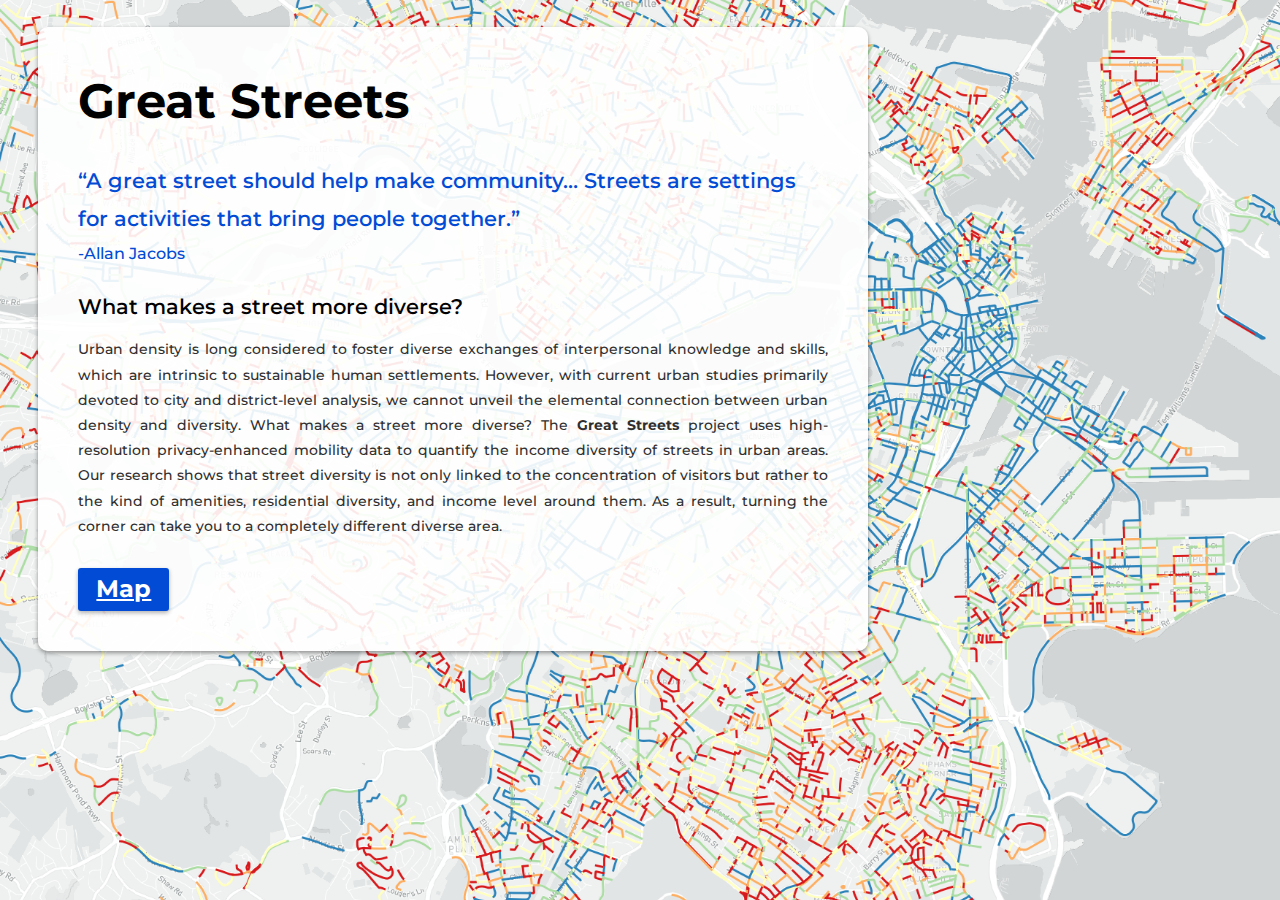
<file: index.html>
<!DOCTYPE html>
<html lang="en" dir="ltr">
    <head>
        <meta charset="utf-8">
        <title>Great Streets</title>
        <!-- <script src="javascript/home.js"></script> -->
        <link rel="stylesheet" href="css/home.css">
        <link href="https://fonts.googleapis.com/css2?family=Montserrat:wght@400;700&display=swap" rel="stylesheet">
        <meta name="viewport" content="width=device-width, initial-scale=1.0">

    </head>
    <body>
        <!-- <video autoplay muted loop id="bgVideo">
            <source src="assets/Homepage_background_15s.mp4" type="video/mp4">
        </video> -->
        <!-- <img class="background" src="./assets/img/boston_1.png" width="100%"> -->

        <div class="content">
            <h1>Great Streets</h1>
            <!-- <h1>of Urban Streets</h1> -->
            <h2><span style = "color:#024bd4; line-height: 38px;">“A great street should help make community… 
                Streets are settings for activities that bring people together.”</span> 
                <br>
                <span style = "text-align:left; color:#024bd4; font-size: 16px; font-weight: 500;">-Allan Jacobs</span>
                <br><br>
                <span>What makes a street more diverse?</span></h2>
            <p>
                Urban density is long considered to foster diverse exchanges of interpersonal knowledge and skills, 
                which are intrinsic to sustainable human settlements. 
                However, with current urban studies primarily devoted to city and district-level analysis, 
                we cannot unveil the elemental connection between urban density and diversity. 
                What makes a street more diverse? The <strong>Great Streets</strong> project uses high-resolution privacy-enhanced mobility data to quantify 
                the income diversity of streets in urban areas. Our research shows that street diversity is not only linked to the 
                concentration of visitors but rather to the kind of amenities, residential diversity, and income level around them. As a result, turning the corner can take you to a completely different diverse area. 
                <br>
            </p>
            <button type="button" id="popup_btn1" class="popup_btn"><a id="map_text" href="html/maps.html">Map</a></button>
            

        </div>

    </body>
</html>
</file>
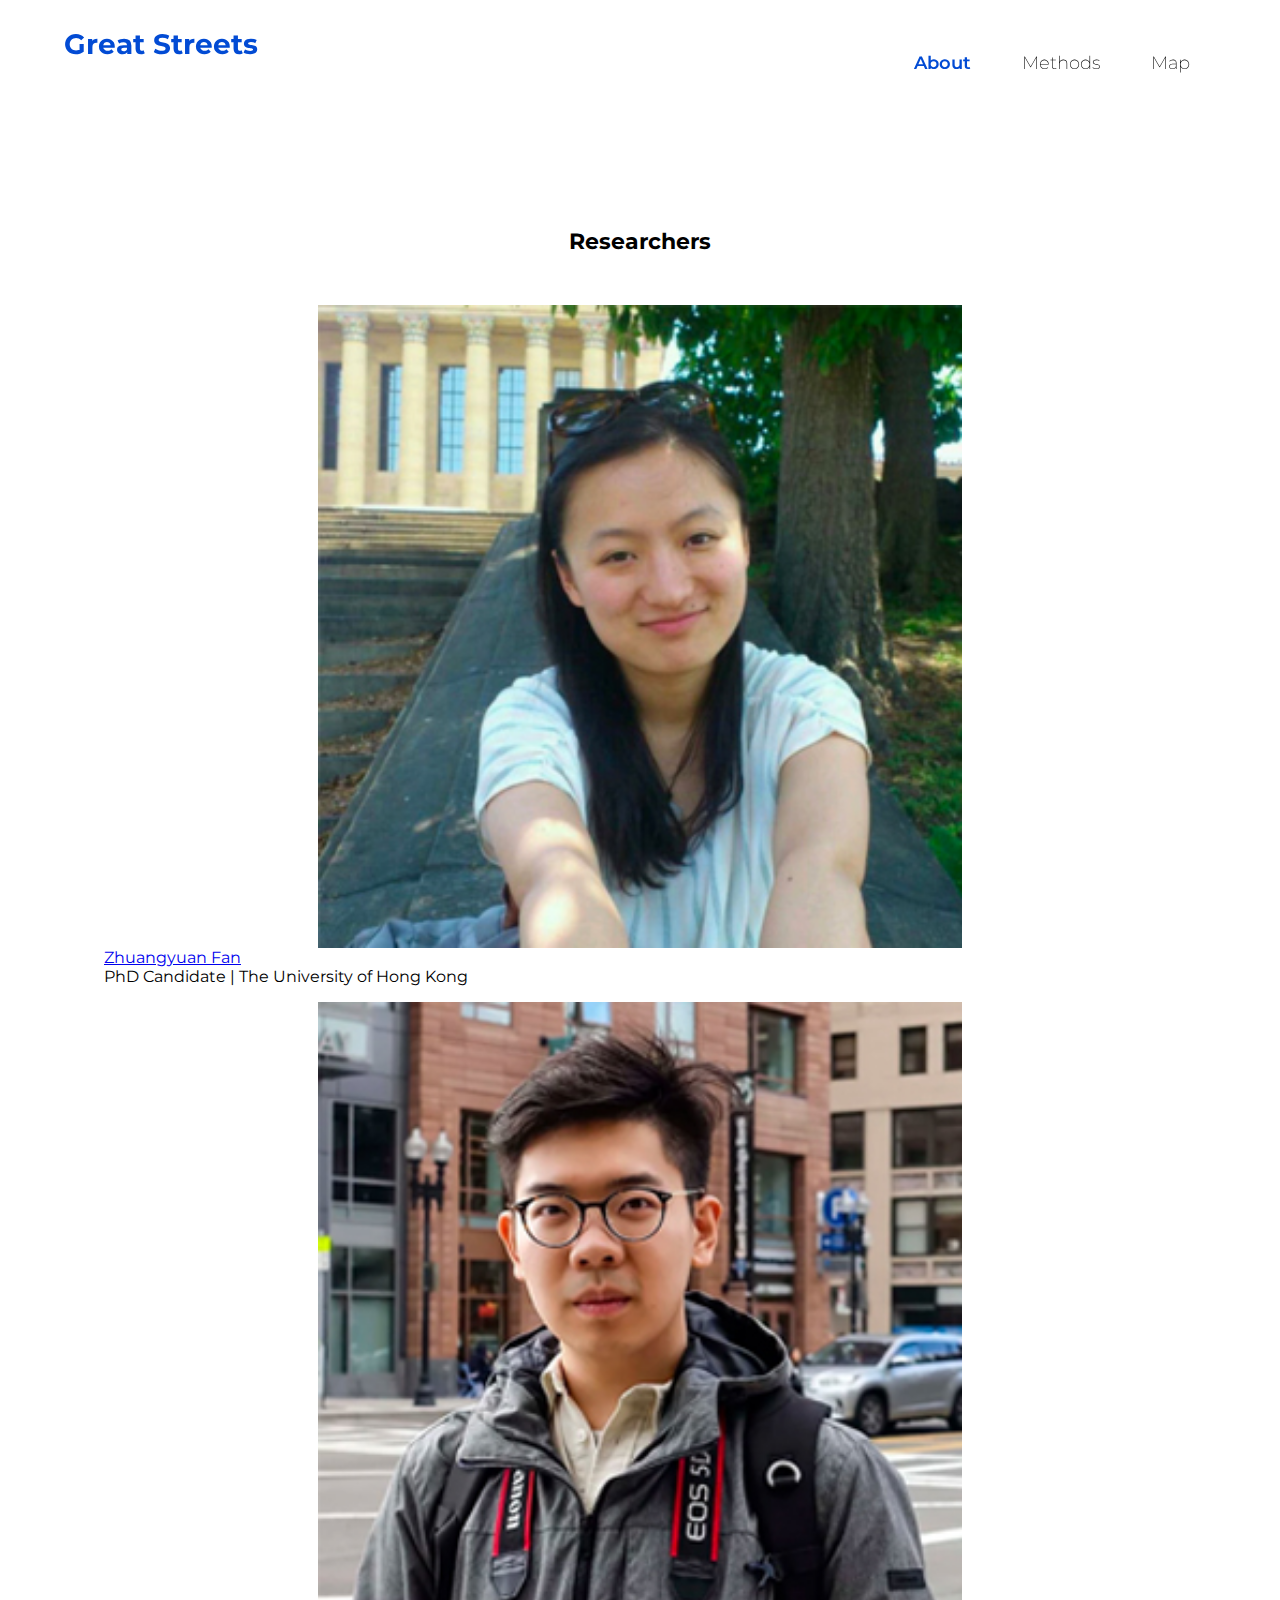
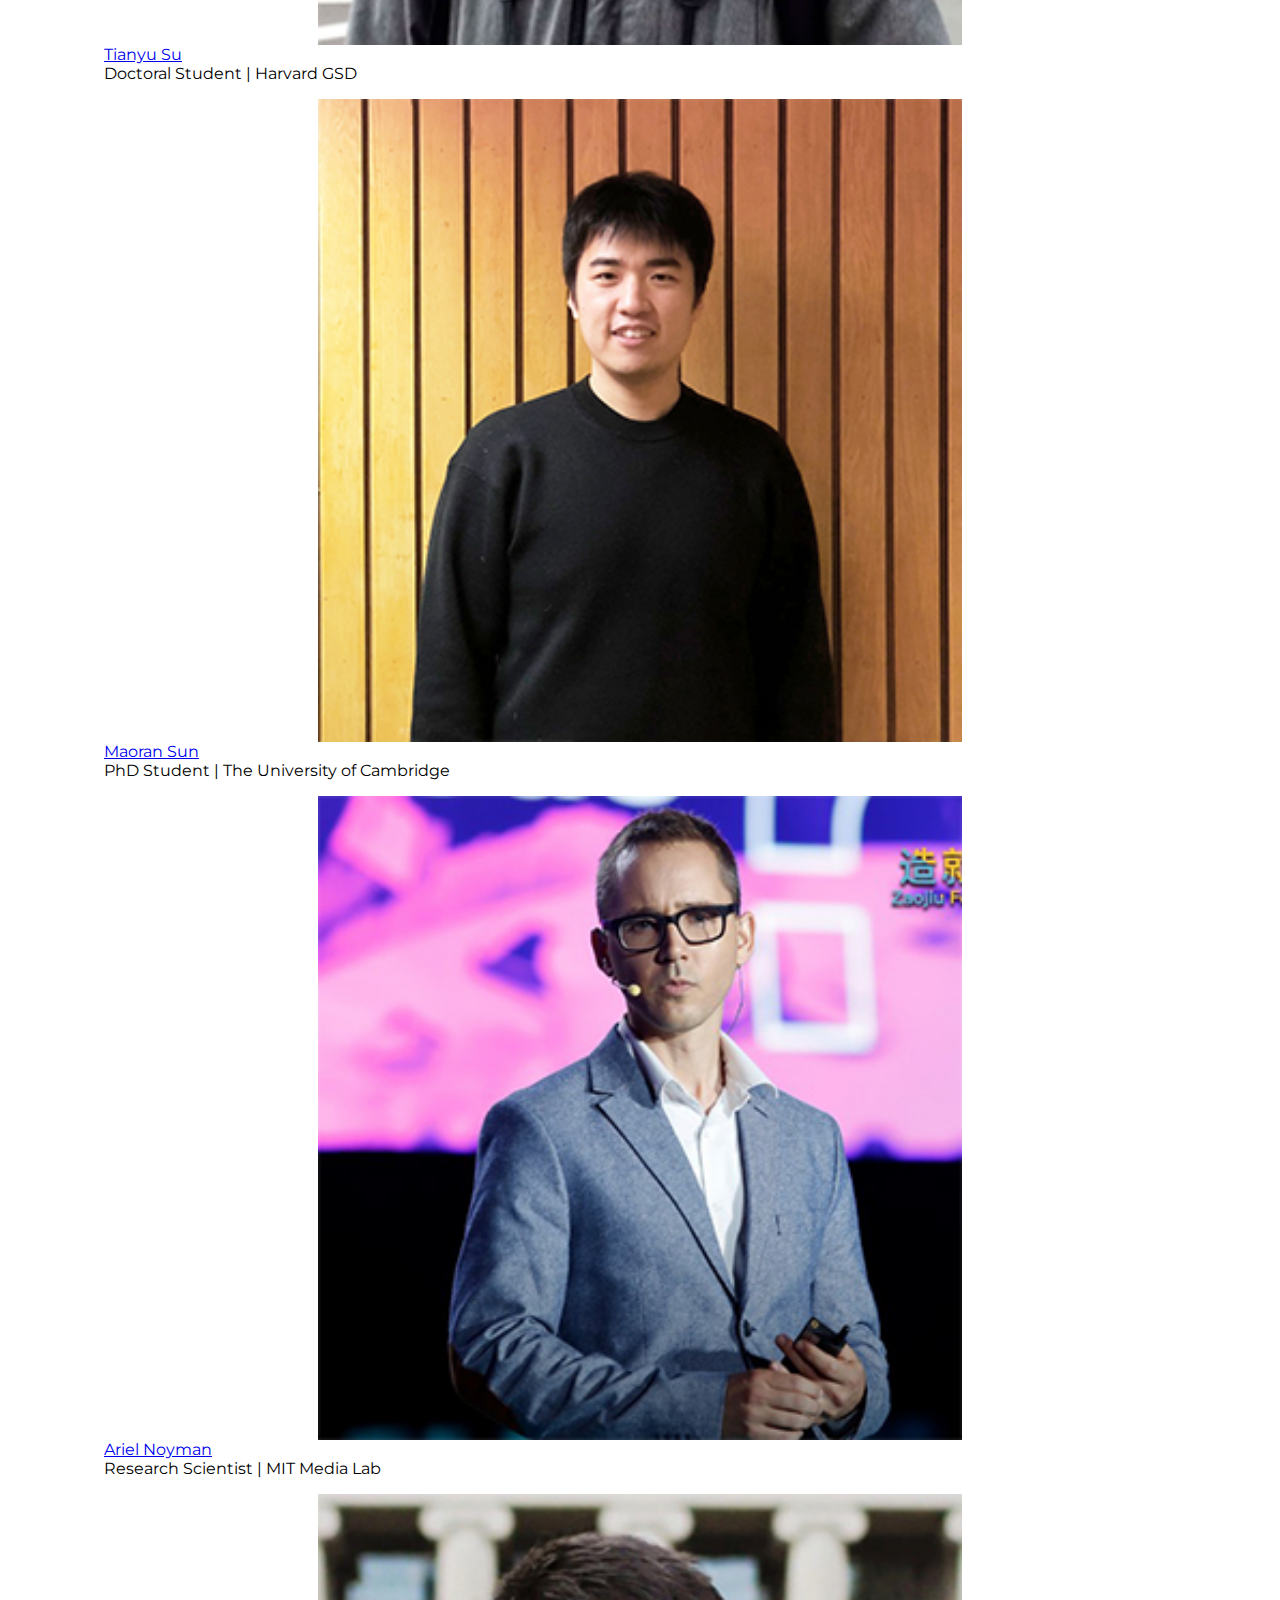
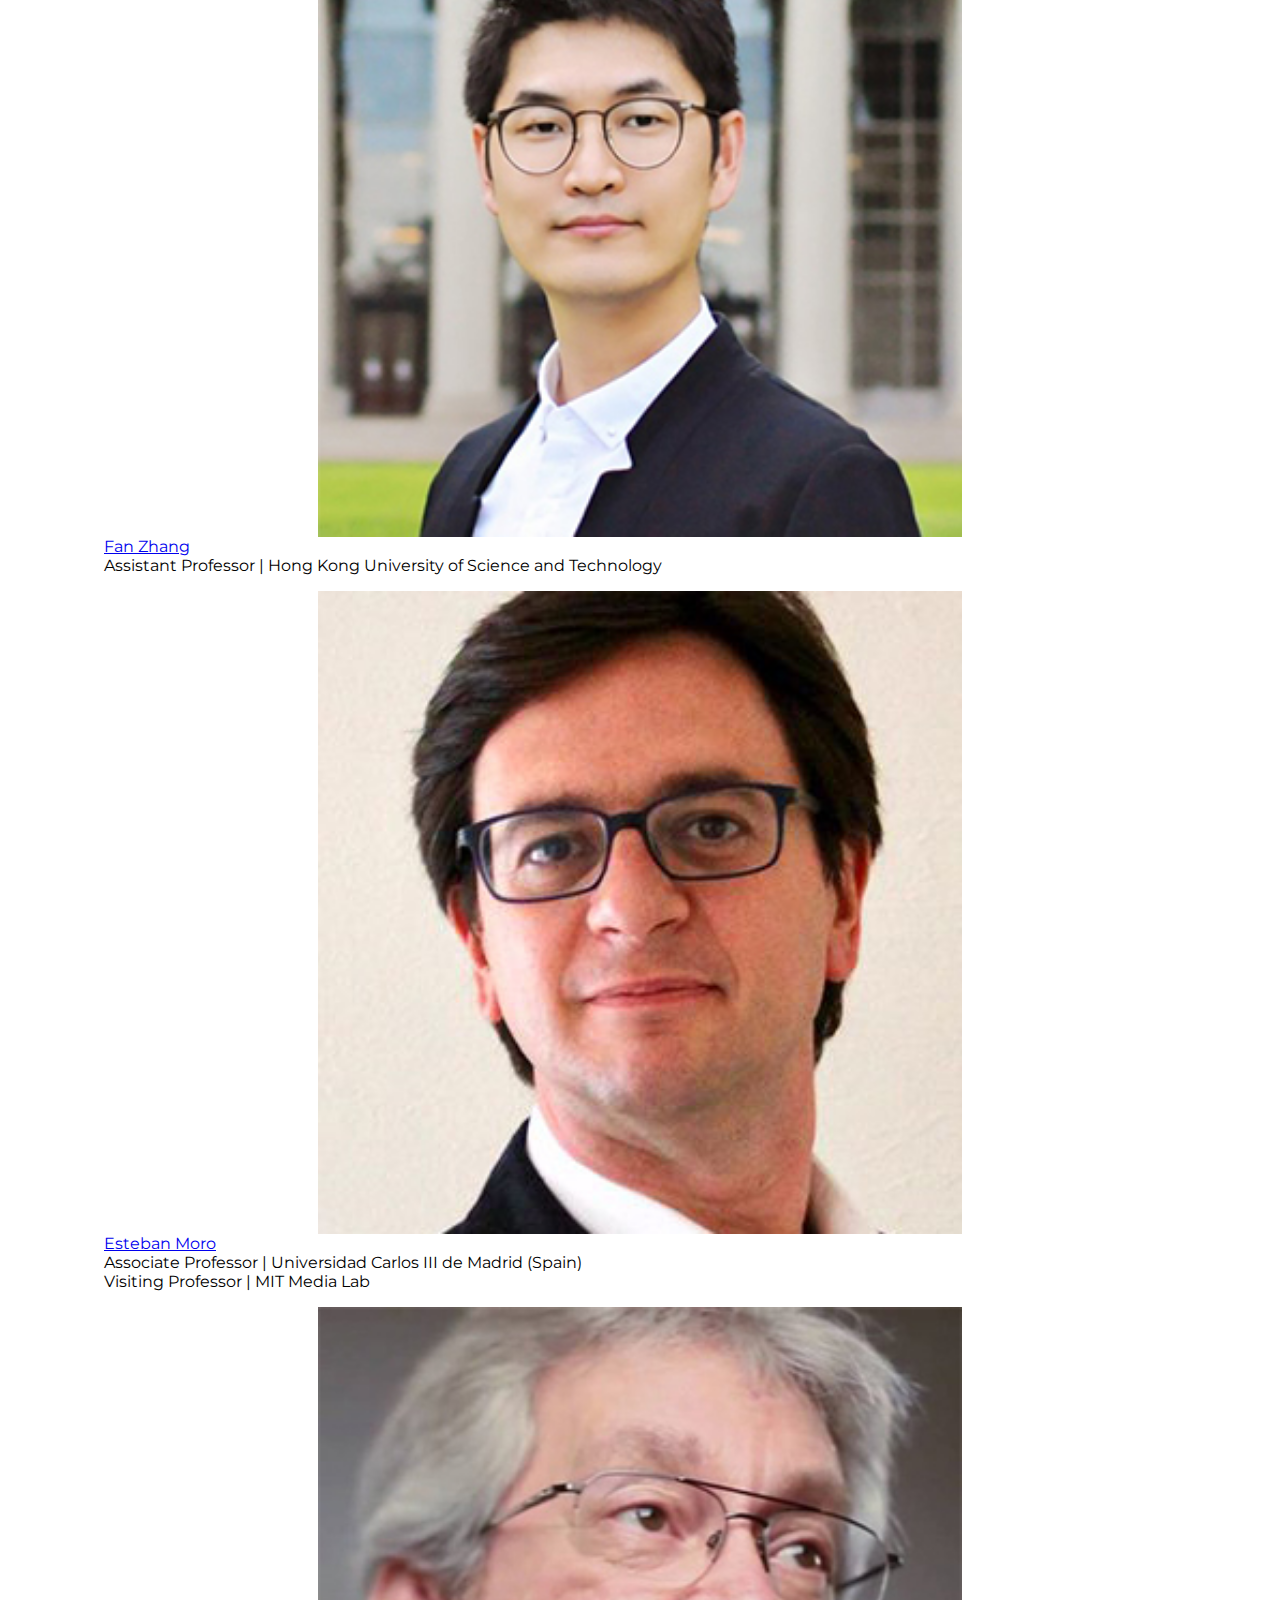
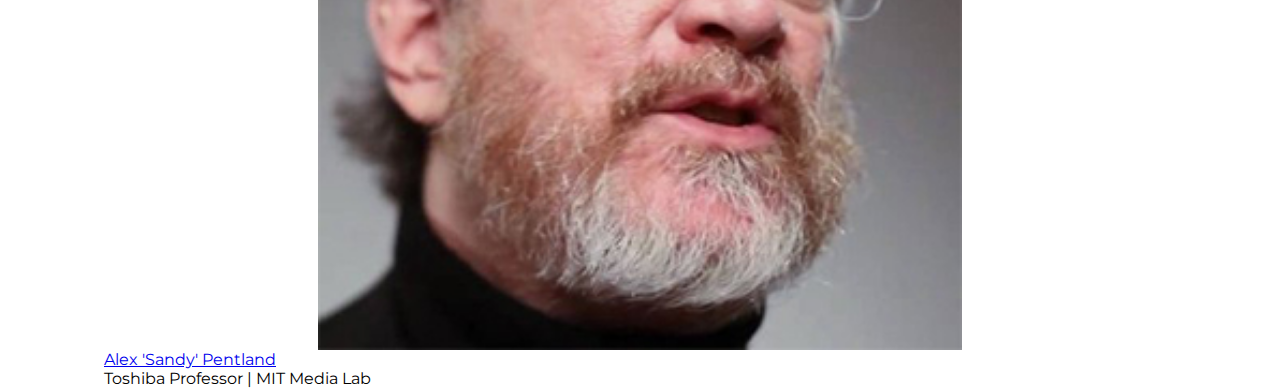
<file: html/about.html>
<!DOCTYPE html>
<html lang="en" dir="ltr">
    <head>
        <meta charset="utf-8">
        <title>Great Streets</title>
        
        <link href="https://fonts.googleapis.com/css2?family=Montserrat:wght@400;700&display=swap" rel="stylesheet">
        <link rel="stylesheet" href="https://cdn.jsdelivr.net/npm/bootstrap@4.5.3/dist/css/bootstrap.min.css" integrity="sha384-TX8t27EcRE3e/ihU7zmQxVncDAy5uIKz4rEkgIXeMed4M0jlfIDPvg6uqKI2xXr2" crossorigin="anonymous">
        <link rel="stylesheet" href="../css/about.css">
        <meta name="viewport" content="width=device-width, initial-scale=1.0">
    </head>

    <body class="as-app-body hide-help-button" data-gr-c-s-loaded="true">
        <div class="header">
            <a class="logo" href="../index.html" style = "color:#024bd4">
                Great Streets
            </a>
            <nav>
                <ul>
                    <li>
                        <a href="maps.html" class="navi" id="map">Map</a>
                    </li>
                    <li>
                        <a href="methods.html" class="navi" id="methods">Methods</a>
                    </li>
                    <li>
                        <a href="about.html" class="navi" id="about">About</a>
                    </li>
                </ul>
            </nav>
        </div>

        <div class="container">
            <h2 style="margin-bottom:50px">Researchers</h2>

            <div class="row justify-content-md-center">
                <div class="col-sm-3">
                    <figure class="figure">
                        <img src="../assets/img/yuan.jpg" class="figure-img img-fluid rounded" alt="Zhuangyuan Fan">
                        <a href="https://www.zhuangyuanfan.com/">
                            <figcaption class="figure-caption text-center"><u>Zhuangyuan Fan</u></figcaption>
                        </a>
                        <figcaption class="figure-caption text-center">PhD Candidate | The University of Hong Kong </figcaption>
                    </figure>
                    <!-- <img src="../assets/img/3.png">
                    <p id="name1" class="names">Zhuangyuan Fan</p> -->
                </div>

                <div class="col-sm-3">
                    <figure class="figure">
                        <img src="../assets/img/tianyu.jpg" class="figure-img img-fluid rounded" alt="Tianyu Su">
                        <a href="https://www.tianyu-su.city/">
                            <figcaption class="figure-caption text-center"><u>Tianyu Su</u></figcaption>
                        </a>
                        
                        <figcaption class="figure-caption text-center">Doctoral Student | Harvard GSD</figcaption>
                    </figure>
                </div>

                <div class="col-sm-3">
                    <figure class="figure">
                        <img src="../assets/img/maoran.jpg" class="figure-img img-fluid rounded" alt="Maoran Sun">
                        <a href="https://www.maoran.io/">
                            <figcaption class="figure-caption text-center"><u>Maoran Sun</u></figcaption>
                        </a>
                        <figcaption class="figure-caption text-center">PhD Student | The University of Cambridge</figcaption>
                    </figure>
                </div>

                
            </div>


            <div class="row justify-content-md-center">
                <div class="col-sm-3">
                    <figure class="figure">
                        <img src="../assets/img/ariel.jpg" class="figure-img img-fluid rounded" alt="Ariel Noyman">
                        <a href="https://www.arielnoyman.com/">
                            <figcaption class="figure-caption text-center"><u>Ariel Noyman</u></figcaption>
                        </a>
                        
                        <figcaption class="figure-caption text-center">Research Scientist | MIT Media Lab</figcaption>
                    </figure>
                </div>

                <div class="col-sm-3">
                    <figure class="figure">
                        <img src="../assets/img/fan.jpg" class="figure-img img-fluid rounded" alt="Fan Zhang">
                        <a href="https://www.ce.ust.hk/people/fan-zhang-zhangfan">
                            <figcaption class="figure-caption text-center">Fan Zhang</figcaption>
                        </a>
                        <figcaption class="figure-caption text-center">Assistant Professor | Hong Kong University of Science and Technology</figcaption>
                    </figure>
                </div>
                
            </div>

            <div class="row justify-content-md-center">
                <div class="col-sm-3">
                    <figure class="figure">
                        <img src="../assets/img/esteban.jpg" class="figure-img img-fluid rounded" alt="Esteban Moro">
                        <a href="http://estebanmoro.org/">
                            <figcaption class="figure-caption text-center"><u>Esteban Moro</u></figcaption>
                        </a>
                        <figcaption class="figure-caption text-center">Associate Professor | Universidad Carlos III de Madrid (Spain)</figcaption>
                        <figcaption class="figure-caption text-center">Visiting Professor | MIT Media Lab</figcaption>
                    </figure>
                </div>

                <div class="col-sm-3">
                    <figure class="figure">
                        <img src="../assets/img/sandy.jpg" class="figure-img img-fluid rounded" alt="Alex 'Sandy' Pentland">
                        <a href="https://www.media.mit.edu/people/sandy/overview/">
                            <figcaption class="figure-caption text-center">Alex 'Sandy' Pentland</figcaption>
                        </a>
                        <figcaption class="figure-caption text-center">Toshiba Professor | MIT Media Lab</figcaption>
                    </figure>
                </div>
                
            </div>


            <!-- <div class="row intro_row">
                <div class="column img_name">
                    <a href="https://www.linkedin.com/in/zhuangyuan-fan/" target="_blank">
                        <img src="../assets/img/LI-In-Bug.png" class="linkedin">
                    </a>
                    <p id="name1" class="intro" href>MCP 20', MIT<br>Ph.D. Candidate <br>The University of Hong Kong</p>

                </div>

                <div class="column img_name">
                    <a href="https://www.linkedin.com/in/tianyu-su/" target="_blank">
                        <img src="../assets/img/LI-In-Bug.png" class="linkedin">
                    </a>
                    <p id="name2" class="intro" href>MCP 20', MIT<br>Doctor of Design, Havard GSD</p>
                </div>

                <div class="column img_name">
                    <a href="https://www.linkedin.com/in/maoran-sun-320382aa/en-us" target="_blank">
                        <img src="../assets/img/LI-In-Bug.png" class="linkedin">
                    </a>
                    <p id="name3" class="intro">MAUD & MDes 20', Harvard GSD<br>Ph.D. Candidate, University of Cambridge</p>
                </div>
            </div> -->
        </div>

        <!-- <div class="content_advisor">

            <div class="column_advisor">
                <p id="name2" class="names">Esteban Moro</p>
            </div>

            <div class="column_advisor">
                <p id="name2" class="names">Alex 'Sandy' Pentland</p>
            </div>

        </div> -->

        <!-- <div class="content_advisor">
            <div class="column_advisor">
                <p id="name_advisor">Associate Professor, Universidad Carlos III de Madrid (Spain)<br>
                    Visiting Professor, The Media Lab, MIT<br>
                    Research Scientist, SSRC<br></p>
            </div>
            <div class="column_advisor">
                <p id="name_advisor">Professor, The Media Lab, MIT</p>
            </div>
            
            
        </div> -->

    </body>
</html>
</file>
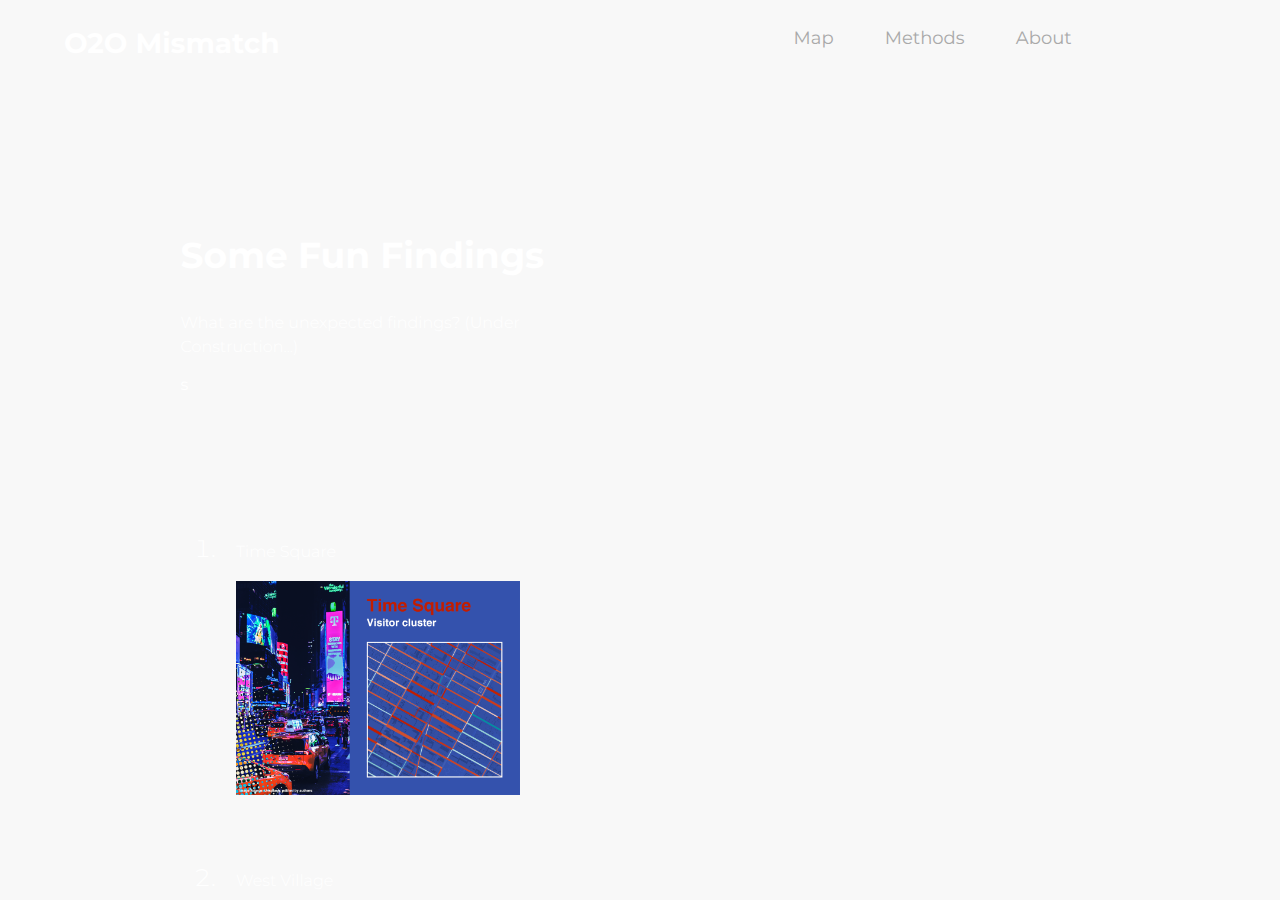
<file: html/funfact.html>
<!DOCTYPE html>
<html lang="en" dir="ltr">
    <head>
        <meta charset="utf-8">
        <title>Map-O2O Mismatch</title>
        <link rel="stylesheet" href="../css/funfact.css">
        <link href="https://fonts.googleapis.com/css2?family=Montserrat:wght@400;700&display=swap" rel="stylesheet">
        <style>

        </style>
    </head>
    <body class="as-app-body hide-help-button" data-gr-c-s-loaded="true">
        <div class="as-app">
        <div class="header">
            <a class="logo" href="../index.html">
                O2O Mismatch
            </a>
            <nav>
                <ul>
                    <li>
                        <a href="maps.html" class="navi" id="map">Map</a>
                    </li>
                    <li>
                        <a href="methods.html" class="navi" id="methods">Methods</a>
                    </li>
                    <!-- <li>
                        <a href="funfact.html" class="navi" id="funfacts">Fun Facts</a>
                    </li> -->
                    <li>
                        <a href="about.html" class="navi" id="about">About</a>
                    </li>
                </ul>
                </ul>
            </nav>
        </div>

        <div id="methods-lightbox" class="section-lightbox js-lightbox is-active">
            <div class="section-content method-section">
                <div class="heading">
                    <h1>Some Fun Findings</h1>
                    <p>What are the unexpected findings? (Under Construction...)</p>
s
                </div>
                <ol>
                    <li>
                        <p>Time Square</p>
                        <img class="figure" src="../assets/img/time square.png" width="80%">
                    </li>
                        

                    <li><p>West Village</p>
                    <img class="figure" src="../assets/img/west village.png" width="80%">

                    </li>

                    <li><p>Korean Town</p>
                        <p>W 32 ST <br>
                                <h3>Number of Online Stores: 30<br>
                                    Number of Offline Stores: 87<br>
                                    Average Online Stars: 3.68<br>
                                    Total Yelp Review: 13,602<br>
                                    Diversity Score: 47.2%</h3>

                        </p>
                        <img class="figure" src="../assets/img/koreatown.png" width="80%">

                    </li>

                    

                </ol>
            </div>
            </div>
        </div>





    </body>
</html>
</file>
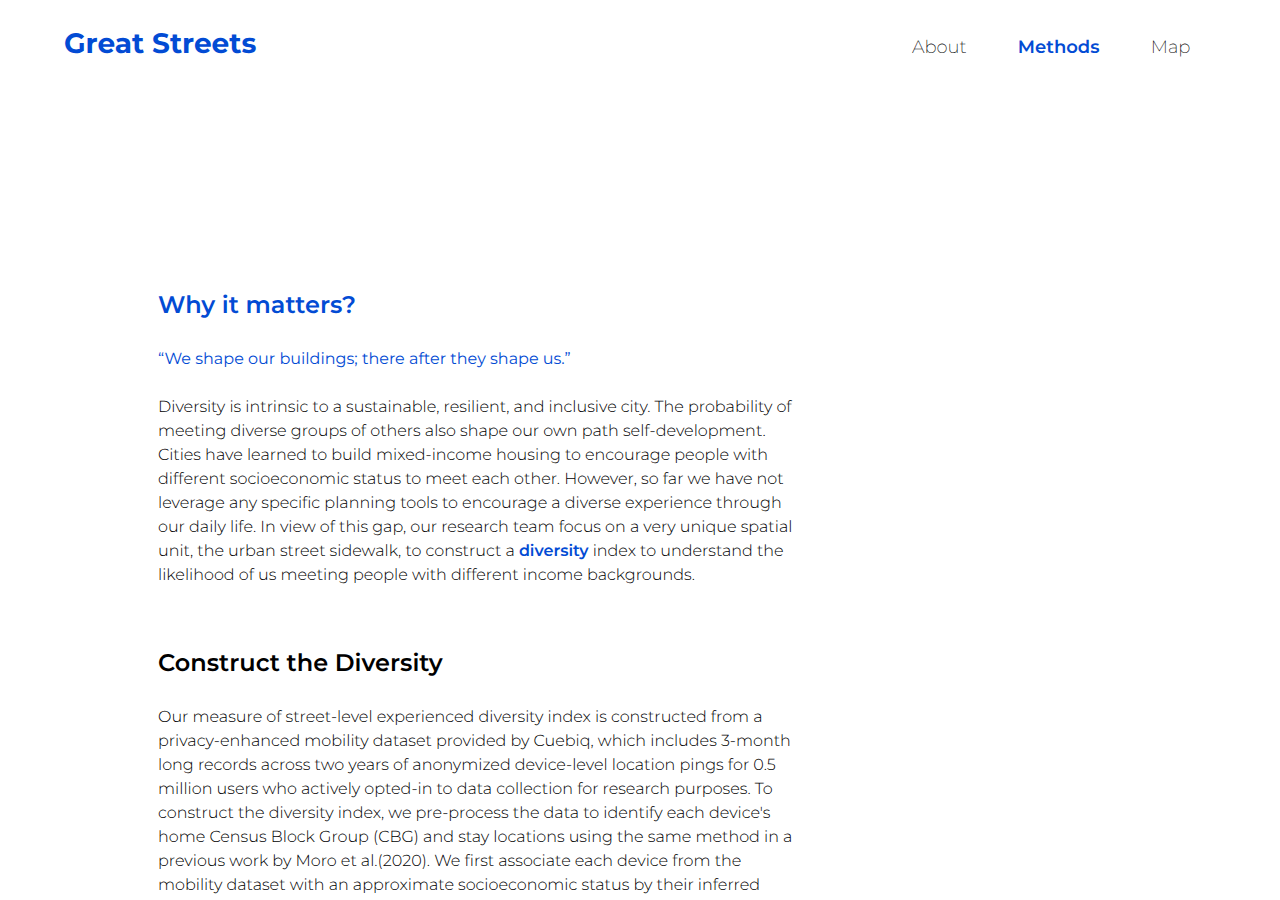
<file: html/methods.html>
<!DOCTYPE html>
<html lang="en" dir="ltr">
    <head>
        <meta charset="utf-8">
        <title>Urban Street ESM</title>
        <link href="https://fonts.googleapis.com/css2?family=Montserrat:wght@400;700&display=swap" rel="stylesheet">
        <link rel="stylesheet" href="https://cdn.jsdelivr.net/npm/bootstrap@4.5.3/dist/css/bootstrap.min.css" integrity="sha384-TX8t27EcRE3e/ihU7zmQxVncDAy5uIKz4rEkgIXeMed4M0jlfIDPvg6uqKI2xXr2" crossorigin="anonymous">
        <link rel="stylesheet" href="../css/methods.css">
        <meta name="viewport" content="width=device-width, initial-scale=1.0">
        
        <style>

        </style>
    </head>
    <body class="as-app-body hide-help-button" data-gr-c-s-loaded="true">
  
        <div class="header">
            <a class="logo" href="../index.html" style = "color:#024bd4">
                Great Streets
            </a>
            <nav>
                <ul>
                    <li>
                        <a href="maps.html" class="navi" id="map">Map</a>
                    </li>
                    <li>
                        <a href="methods.html" class="navi" id="methods">Methods</a>
                    </li>
                    <li>
                        <a href="about.html" class="navi" id="about">About</a>
                    </li>
                </ul>
                </ul>
            </nav>
        </div>

        <div id="methods-lightbox" class="section-lightbox js-lightbox is-active">
            <div class="section-content method-section">

                
                        <h2 style = "color:#024bd4">Why it matters?</h2>
                        <p><strong style = "color:#024bd4">“We shape our buildings; there after they shape us.” </strong>
                            <br>
                            <br>
                            Diversity is intrinsic to a sustainable, resilient, and inclusive city. The probability of meeting diverse groups
                             of others also shape our own path self-development. Cities have learned to build mixed-income housing to encourage 
                             people with different socioeconomic status to meet each other. However, so far we have not leverage any specific planning 
                             tools to encourage a diverse experience through our daily life. In view of this gap, our research team focus on a very 
                             unique spatial unit, the urban street sidewalk, to construct a <strong style = "color:#024bd4; font-weight: 600;">diversity</strong> index 
                             to understand the likelihood of us meeting people with different income backgrounds.
                            
            
                            <!-- <iframe width="900" height="700" frameborder="0" scrolling= "no" src="bubble.html"> </iframe>
                            
                            <iframe width="900" height="700" frameborder="0" scrolling= "no" src="review_visit.html"> </iframe> -->
                        </p>
                

                  
                        <h2>Construct the Diversity</h2>
                        <p> Our measure of street-level experienced diversity index is constructed from a privacy-enhanced mobility dataset 
                            provided by Cuebiq, which includes 3-month long records across two years of anonymized device-level location 
                            pings for 0.5 million users who actively opted-in to data collection for research purposes. 
                            To construct the diversity index, we pre-process the data to identify each device's home Census Block Group (CBG) and 
                            stay locations using the same method in a previous work by Moro et al.(2020). 
                            We first associate each device from the mobility dataset with an approximate socioeconomic status by their 
                            inferred home CBG. Each individual's home CBG is obtained from their most commonly visited location between 
                            10 pm to 6 am. Then all individuals are grouped into four quantiles of income groups according 
                            to their home CBG's median household income's relation to the metropolitan area distribution of median household 
                            income. We then extract visits an individual made to a given street segment for at least 5 minutes 
                            but a maximum of two hours. This is to prioritize sidewalk activities that have the potential for meaningful 
                            interaction among pedestrians. Activities such as visiting cafes, restaurants, parks, or simply resting along 
                            the streets are emphasized.
                            <br>
                            <br>
                            <img class="figure" id = "center" src="../assets/img/construction.png" width="70%">
                            <br>
                            <br>
                            The diversity index is calculated with the proportion of total time spent at that street by each income quartile. 
                            It quantifies income diversity from 0 to 1. A street segment that is fully mixed when the total time across 
                            all individuals spent at the street segment is split evenly among the four income quartiles, 
                            while a street segment with 0 value diversity index indicates that the street segment is only visited by one income group. 
                            </p>
                            

                     
                    
                 
                        <h2>Acknowledgement</h2>
                        <p>We would like to thank Cuebiq who kindly provided us with the mobility data set for this research through their Data for Good program.
                        </p>

                        <h2>Additional Source</h2>
                        <p>Read paper <a href="https://doi.org/10.48550/arXiv.2209.07041">here</a>.<br>
                            Code available <a href="https://github.com/brookefzy/social-mixing-street">here</a>.
                        </p>
                 

  
            
        </div>

        <!-- <div class="content">
            <div class="title">
                <h1>Methods</h1>
                <h2>How do we calculate Online Offline Mismatch Index?<br></h2>
            </div>
            <ol>
                <li>
                    <h2>Data </h2>
                    <p>Our annoymous mobility data contains visits from </p>
                </li>
                <li>
                    <h2>Estimating how many people visit a place</h2>
                    <iframe width="600" height="600" frameborder="0" scrolling= "no" src="coefficients.html"> </iframe>
                </li>

                <li>
                    <h2>Estimating how many people review a place</h2>

                </li>


            </ol>
        </div> -->



    </body>
</html>
</file>
<file: css/home.css>
body {
    background-image: url('../assets/img/boston_1.png');
    background-repeat: no-repeat;
    background-attachment: fixed;
    background-size: cover;
  }


h1  {
    font-family: "Montserrat", sans-serif;
    color: #010101;
    /* font-weight: Black; */
    font-size: 48px;
    margin-top: 5px;
}

h2 {
    font-family: "Montserrat", sans-serif;
    font-size: 21px;
    font-weight: 550;
    color: #010101;
    position: relative;
    top: 0%;
    line-height: 1.3;
    /* width: 900px; */
}

p   {
    font-family: "Montserrat", sans-serif;
    font-weight: 500;
    font-size: 14px;
    line-height: 1.8;
    text-indent: 0em;
    text-align: justify;
    position: relative;
    color: #2f2f2f;
    top: 0px;
    /* bottom:20px; */
    /* height: 70px; */
    /* width: 720px; */
}

#map_text {
    font-family: "Montserrat", sans-serif;
    font-weight: 700;
    font-size: 24px;

    color: #fff;

    position: relative;
    /* bottom: 20%;
    margin-bottom: 10px; */
}

/* #playBtn {
    position: relative;
    font-size: 18px;
    cursor: pointer;
    top: 60%;
} */

#bgVideo {
    position: fixed;
    right: 0;
    bottom: 0;
    min-width: 100%;
    min-height: 100%;
}

.content {
    position: absolute;
    
    top: 3%;
    left: 3%;
    /* bottom: 8%; */
    /* right: 5%; */
    /* height: 80%; */
    background-color: rgb(255, 255, 255,0.9);
    
    width: 750px;
    max-width:85%;
    padding: 40px;
    /* overflow-y: auto; */
    border-radius: 10px;
    float: left;
    box-shadow: 0px 2px 4px 0px rgba(0,0,0,0.4);

}


.popup_btn {
    display: inline-block;
    /* position:absolute; */
    background-color: #024bd4;
    /* width: %; */
    border: none;
    color: #fff;
    font-size: 1em;
    /* margin-top: 2%; */
    border-radius: 3px;
    padding: 6px;
    padding-left:18px;
    padding-right:18px;
    margin-top: 15px;
    padding-bottom: 8px;
    box-shadow: 0px 2px 4px 0px rgba(0,0,0,0.3);

    /* margin:3px; */
    
}
@media screen and (max-width: 750px) {
    .content {
        top:0%;
        /* bottom:0%; */
        right: 0%;
      left:0%;
      width: 100%; /* The width is 100%, when the viewport is 800px or smaller */
    };
    /* .popup_btn{
        margin-top: 2%;
    } */

  }

.supsub {position: absolute; font-size: 32px;}
.subscript {display:block; position:relative; left:5px; top: 10px; color: #c22e01}
.superscript {display:block; position:relative; left:5px; top: 5px; color: #00939c}
</file>
<file: css/about.css>
html, body {
    height: 100%;
    margin: 0;
}

body {
    background-color: #ffffff;
    /* background-color: Black; */
    margin: 0;
}
/* html {
    overflow: scroll;
} */

.header {
    z-index: 1;
    background-color: #ffffff;
    position: fixed;
    color: #000;
    width: 100%;
    height: 10%;
    top: 0;
    text-decoration: none;
}



.logo {
    font-family: "Montserrat", sans-serif;
    font-weight: 700;
    font-size: 28px;
    text-decoration: none;
    color: #000;
    position: fixed;
    left: 5%;
    top: 3%;
    z-index: 1;
}

nav {
    position: fixed;
    height: 4%;
    top: 4%;
    width: 100%;
    margin-right:0;
  }
  
  ul {
    list-style-type: none;
    height: 100%;
    width: 40%;
    padding: 0;
    margin-right: 5%;
    margin-left: auto;
  }
  
  li {
    float: right;
    text-align: center;
    top: 10%;
    height: 50%;
    padding-left: 5%;
    padding-right: 5%;
  }


  .navi {
    font-family: "Montserrat", sans-serif;
    font-weight: 200;
    font-size: 18px;
    text-decoration: none;
    color: #010101;
  }

#about {
    color: #024bd4;
    font-weight: 600;
}

.container {
    position: relative;
    font-family: "Montserrat", sans-serif;
    /* display: block; */
    margin-left: auto;
    margin-right: auto;
    padding-top: 7%;
    top: 120px;
    /* margin-top: 7%; */
    width: 90%;
    height: 38%;
    /* height: 45%; */
}

.img_row {
    /* height: 53%; */
    overflow: hidden;
}

.text_row {
    overflow: hidden;
    /* display: block; */
    margin-top: 0;
    height: 40px;
}

.intro_row {
    overflow: hidden;
    height: auto;
    /* margin-top: 1%; */


    /* display: inline; */
}

.img_name {
    display: block;
    /* width: 50%; */
    margin-left: auto;
    margin-right: auto;
    text-align: center;
}

.linkedin {
    max-width: 10%;
    height: 0.1%;
    display: inline;
    vertical-align: middle;
}

.intro {
    display: inline;
    /* margin-left: auto;
    margin-right: auto;
    white-space: nowrap; */
    vertical-align: middle;
}

.nidayede {
    display: block;
    width: 100%;
    margin-left: auto;
    margin-right: auto;
}

.content_advisor {
    font-family: "Montserrat", sans-serif;
    display: block;
    /* top: 10%; */
    /* margin-top: 18%; */
    /* margin-top: 100px; */
    margin-top: 80px;
    margin-left: auto;
    margin-right: auto;
    width: 80%;
    /* align-content: center; */
}

h1 {
    font-weight: 700;
    font-size: 36px;
    color: #000;
    text-align: center;
    margin: 0;
}

h2 {
    font-weight: 700;
    font-size: 22px;
    color: #000;
    position: relative;
    text-align: center;
}

p {
    font-weight: 400;
    font-size: 14px;
    color: #000;
    position: relative;
    top: 50%;
    /* align-content: center; */
    /* width: 200px; */
    /* align-items: center; */
}

.column {
    float: left;
    width: 18%;
    margin-left: 1%;
    margin-right: 1%;
    display: inline-block;
}

img {
    display: block;
    width: 60%;
    margin-left: auto;
    margin-right: auto;
}

#img_advisor {
    display: block;
    margin-left: auto;
    margin-right: auto;
    width: 19%;
}

.names {
    display: block;
    /* margin-left: auto;
    margin-right: auto; */
    /* width: 90%;
    margin-left: auto;
    margin-right: auto; */
    text-align: center;
}

.column_advisor {
    /* float: left; */
    width: 45%;
    margin-left: 1%;
    margin-right: 1%;
    display: inline-block;
}


#name_advisor {
    position: relative;
    top: 50%;
    text-align: center;
}
</file>
<file: css/funfact.css>
.as-app {
    display: flex;
    position: relative;
    flex-direction: column;
    width: 100%;
    height: 100%;
    margin: 0;
    padding: 0;
    overflow: hidden;
}
* {
    margin: 0;
    padding: 0;
    /* --yellow: #FFD447; */
    /* --black: #212121; */
}
div {
    display: block;
}
* {
    box-sizing: border-box;
}


body.as-app-body {
    background: #f8f8f8;
    text-rendering: geometricPrecision;
}
body.as-app-body {
    width: 100vw;
    height: 100vh;
    margin: 0;
    padding: 0;
}
body {
    background-color: #f8f8f8;
    display: block;
    margin: 0px;
}

h3{
    font-family: "Montserrat", sans-serif;
    font-size: 12px;
    line-height: 18px;
    margin-bottom: 5px;

}

.header {
    /* position: fixed;
    color: white;
    text-decoration: none; */
    z-index: 1;
    background-color: #f8f8f8;
    position: fixed;
    color: white;
    width: 100%;
    height: 10%;
    top: 0;
    text-decoration: none;
}

.logo {
    font-family: "Montserrat", sans-serif;
    font-weight: 700;
    font-size: 28px;
    text-decoration: none;
    color: white;
    position: fixed;
    left: 5%;
    top: 3%;
    z-index: 1;
}

nav {
    position: fixed;
    height: 4%;
    width: 100%;
    margin-right: 1%;
    top: 3%;
}

ul {
    list-style-type: none;
    height: 100%;
    width: 40%;
    padding: 0;
    margin-right: 0;
    margin-left: auto;
    text-align: center;
}

li {
    float: left;
    top: 1%;
    height: 50%;
    padding-left: 5%;
    padding-right: 5%;
}

.navi {
    font-family: "Montserrat", sans-serif;
    font-weight: 400;
    font-size: 18px;
    text-decoration: none;
    color: #A9A9A9;
}
/* 
#methods {
    color: white;
} */

#funfacts {
    color: white;
}

.img {
    display: block;
    margin-left: auto;
    margin-right: auto;
    width: 100%;
  }

.section-lightbox {
    overflow: auto;
    position: absolute;
    top: 80px;
    /* width: 60%; */
    right: 0;
    bottom: 0;
    left: 0;
    background: #f8f8f8;
    z-index: 400;
    display: none;
}

.section-lightbox.is-active {
    display: block;
}

.heading{
    font-family: "Montserrat", sans-serif;
    position: relative;
    top: 5%;
    left: 5%;
}
h1 {
    display: block;
    font-size: 2em;
    margin-block-start: 0.67em;
    margin-block-end: 0.67em;
    margin-inline-start: 0px;
    margin-inline-end: 0px;
    font-weight: bold;
}

h2 {
    display: block;
    /* font-size: 1.5em; */
    margin-block-start: 0.83em;
    margin-block-end: 0.83em;
    margin-inline-start: 0px;
    margin-inline-end: 0px;
    font-weight: bold;
}
p {
    display: block;
    margin-block-start: 1em;
    margin-block-end: 1em;
    margin-inline-start: 0px;
    margin-inline-end: 0px;
    text-align: left, justify;
}

ol {
    display: block;
    weight: 80%;
    list-style-type: decimal;
    margin-block-start: 5em;
    margin-block-end: 1em;
    margin-inline-start: 0px;
    margin-inline-end: 0px;
    padding-inline-start: 40px;
    line-height: 500%;
}

iframe {
    margin-left: -6%;
}

.section-content {
    margin-top: 0;
    margin-left: 0;
    width: 40%;
    padding: 30px 30px;
}
.section-content {
    font-family: "Montserrat", sans-serif;

    position: relative;
    top: 100px;
    left: 10%;
    color: white;
}

.section-content ol {
    list-style-type: decimal;
    margin-left: 24px;
}
.section-content li {
    display: list-item;
    list-style-position: outside;
    padding-bottom: 40px;
    padding-left: 14px;
}
.section-content h1 {
    position: relative;
    font-weight: 700;
    font-size: 36px;
    color: white;
}

.section-content h2, .section-content ol {
    color: #fff;
    font: 300 normal 24px/32px "Montserrat", sans-serif;
}
.section-content h2 {
    display: block;
    /* font-size: 10px; */
    margin-block-start: 0.83em;
    margin-block-end: 0.83em;
    margin-inline-start: 0px;
    margin-inline-end: 0px;
}

.section-content p {
    color: #fff;
    font: 300 normal 16px/24px "Montserrat", sans-serif;
    padding-top: 10px;
}

.section-content p a {
    color: #ffd447;
    text-decoration: none;
}

figcaption{
    margin-top: -10px;
    padding:-10px;
    font-size: 10px;

}
</file>
<file: css/methods.css>
.as-app {
    display: flex;
    position: relative;
    flex-direction: column;
    width: 100%;
    height: 100%;
    margin: 0;
    padding: 0;
    overflow: hidden;
}
* {
    margin: 0;
    padding: 0;
    /* --yellow: #FFD447; */
    /* --black: #212121; */
}
div {
    display: block;
}
* {
    box-sizing: border-box;
}


body.as-app-body {
    background: #ffffff;
    text-rendering: geometricPrecision;
}
body.as-app-body {
    width: 100vw;
    height: 100vh;
    margin: 0;
    padding: 0;
}
body {
    background-color: #ffffff;
    display: block;
    margin: 0px;
}

.center {
    display: block;
    margin-left: auto;
    margin-right: auto;
    width: 20%;
  }

.header {
    z-index: 1;
    background-color: #ffffff;
    position: fixed;
    color: #303030;
    width: 100%;
    height: 10%;
    top: 0;
    text-decoration: none;
  }
  
.logo {
    font-family: "Montserrat", sans-serif;
    font-weight: 700;
    font-size: 28px;
    text-decoration: none;
    color: #303030;
    position: fixed;
    left: 5%;
    top: 3%;
    z-index: 1;
  }

  nav {
    position: fixed;
    height: 4%;
    top: 4%;
    width: 100%;
    margin-right:0;
  }
  
  ul {
    list-style-type: none;
    height: 100%;
    width: 40%;
    padding: 0;
    margin-right: 5%;
    margin-left: auto;
  }
  
  li {
    float: right;
    text-align: center;
    top: 1%;
    height: 50%;
    padding-left: 5%;
    padding-right: 5%;
  }

  .navi {
    font-family: "Montserrat", sans-serif;
    font-weight: 200;
    font-size: 18px;
    text-decoration: none;
    color: #010101;
  }

#methods {
    color: #024bd4;
    font-weight: 600;
}

.img {
    display: block;
    margin-left: auto;
    margin-right: auto;
    width: 100%;
  }

.section-lightbox {
    overflow: auto;
    position: absolute;
    top: 100px;
    /* width: 60%; */
    right: 0;
    bottom: 0;
    left: 0;
    background: #ffffff;
    z-index: 400;
    display: none;
}

.section-lightbox.is-active {
    display: block;
}

.heading{
    font-family: "Montserrat", sans-serif;
    position: relative;
    top: 5%;
    left: 5%;
}
h1 {
    display: block;
    font-size: 2em;
    margin-block-start: 0.67em;
    margin-block-end: 0.67em;
    margin-inline-start: 0px;
    margin-inline-end: 0px;
    font-weight: bold;
}

h2 {
    display: block;
    /* font-size: 1.5em; */
    margin-block-start: 0.83em;
    margin-block-end: 0.83em;
    margin-inline-start: 0px;
    margin-inline-end: 0px;
    font-weight: bold;
}
p {
    display: block;
    margin-block-start: 1em;
    margin-block-end: 1em;
    margin-inline-start: 0px;
    margin-inline-end: 0px;
    text-align: left, justify;
}

ol {
    display: block;
    weight: 80%;
    list-style-type: decimal;
    margin-block-start: 5em;
    margin-block-end: 1em;
    margin-inline-start: 0px;
    margin-inline-end: 0px;
    padding-inline-start: 40px;
    line-height: 500%;
}

iframe {
    margin-left: -6%;
}

.section-content {
    margin-top: 0;
    margin-left: 0;
    width: 700px;
    padding: 30px 30px;
    z-index: 400;
}
.section-content {
    font-family: "Montserrat", sans-serif;
    position: relative;
    top: 100px;
    left: 10%;
    color: #000;
}

.section-content ol {
    list-style-type: decimal;
    margin-left: 24px;
}
.section-content li {
    display: list-item;
    list-style-position: outside;
    padding-bottom: 40px;
    padding-left: 14px;
}
.section-content h1 {
    position: relative;
    font-weight: 700;
    font-size: 36px;
    color: #000;
}

.section-content h2, .section-content ol {
    color: #000;
    /* font-weight: 900; */
    font: 600 normal 24px/32px "Montserrat", sans-serif;
    /* margin-top: 100px; */
}
.section-content h2 {
    display: block;
    margin-block-start: 60px;
    margin-block-end: 10px;
    margin-inline-start: 0px;
    margin-inline-end: 0px;
}

.section-content p {
    color: #000;
    font: 300 normal 16px/24px "Montserrat", sans-serif;
    padding-top: 10px;
}

.section-content p a {
    color: #024bd4;
    text-decoration: none;
}

figcaption{
    margin-top: -10px;
    padding:-10px;
    font-size: 10px;
}

@media screen and (max-width: 720px) {
    .section-content {
        top:0%;
        /* bottom:0%; */
        right: 0%;
      left:0%;
      width: 100%; /* The width is 100%, when the viewport is 800px or smaller */
    };
    /* .popup_btn{
        margin-top: 2%;
    } */

  }
</file>
